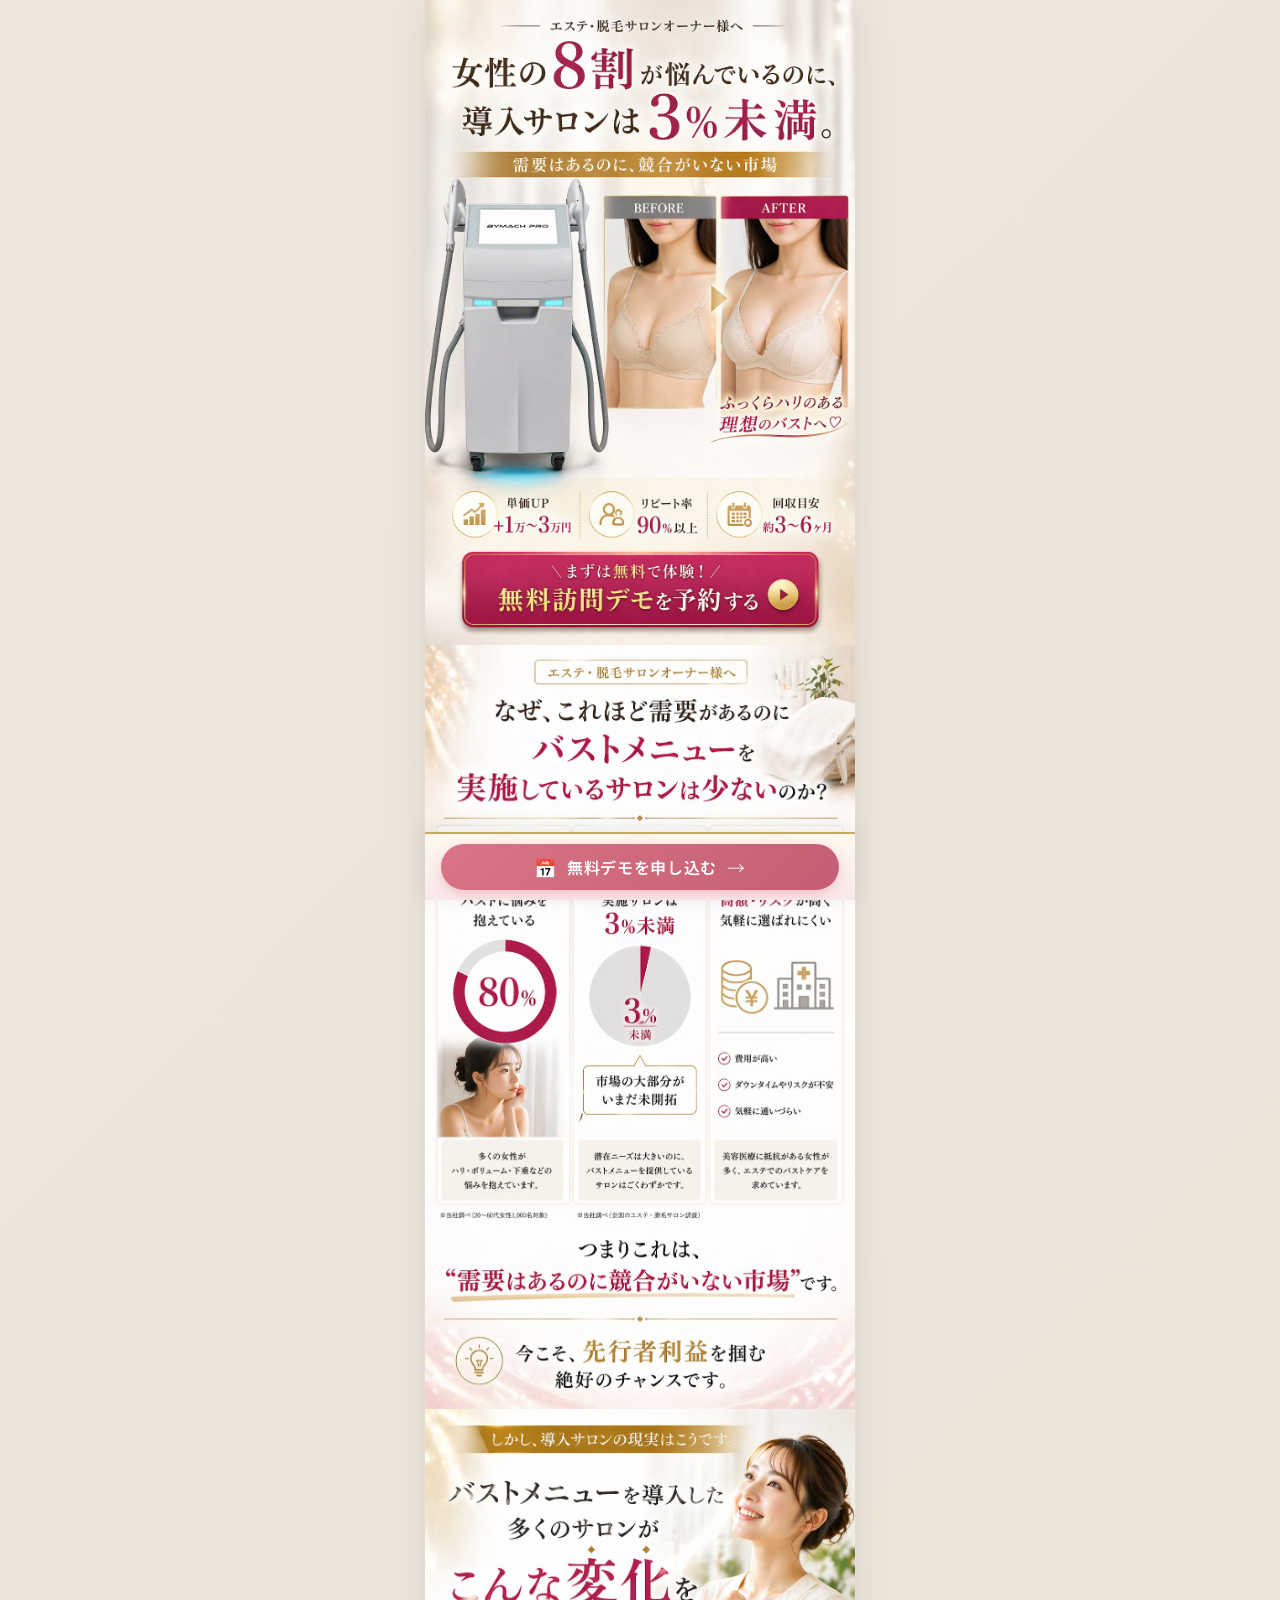
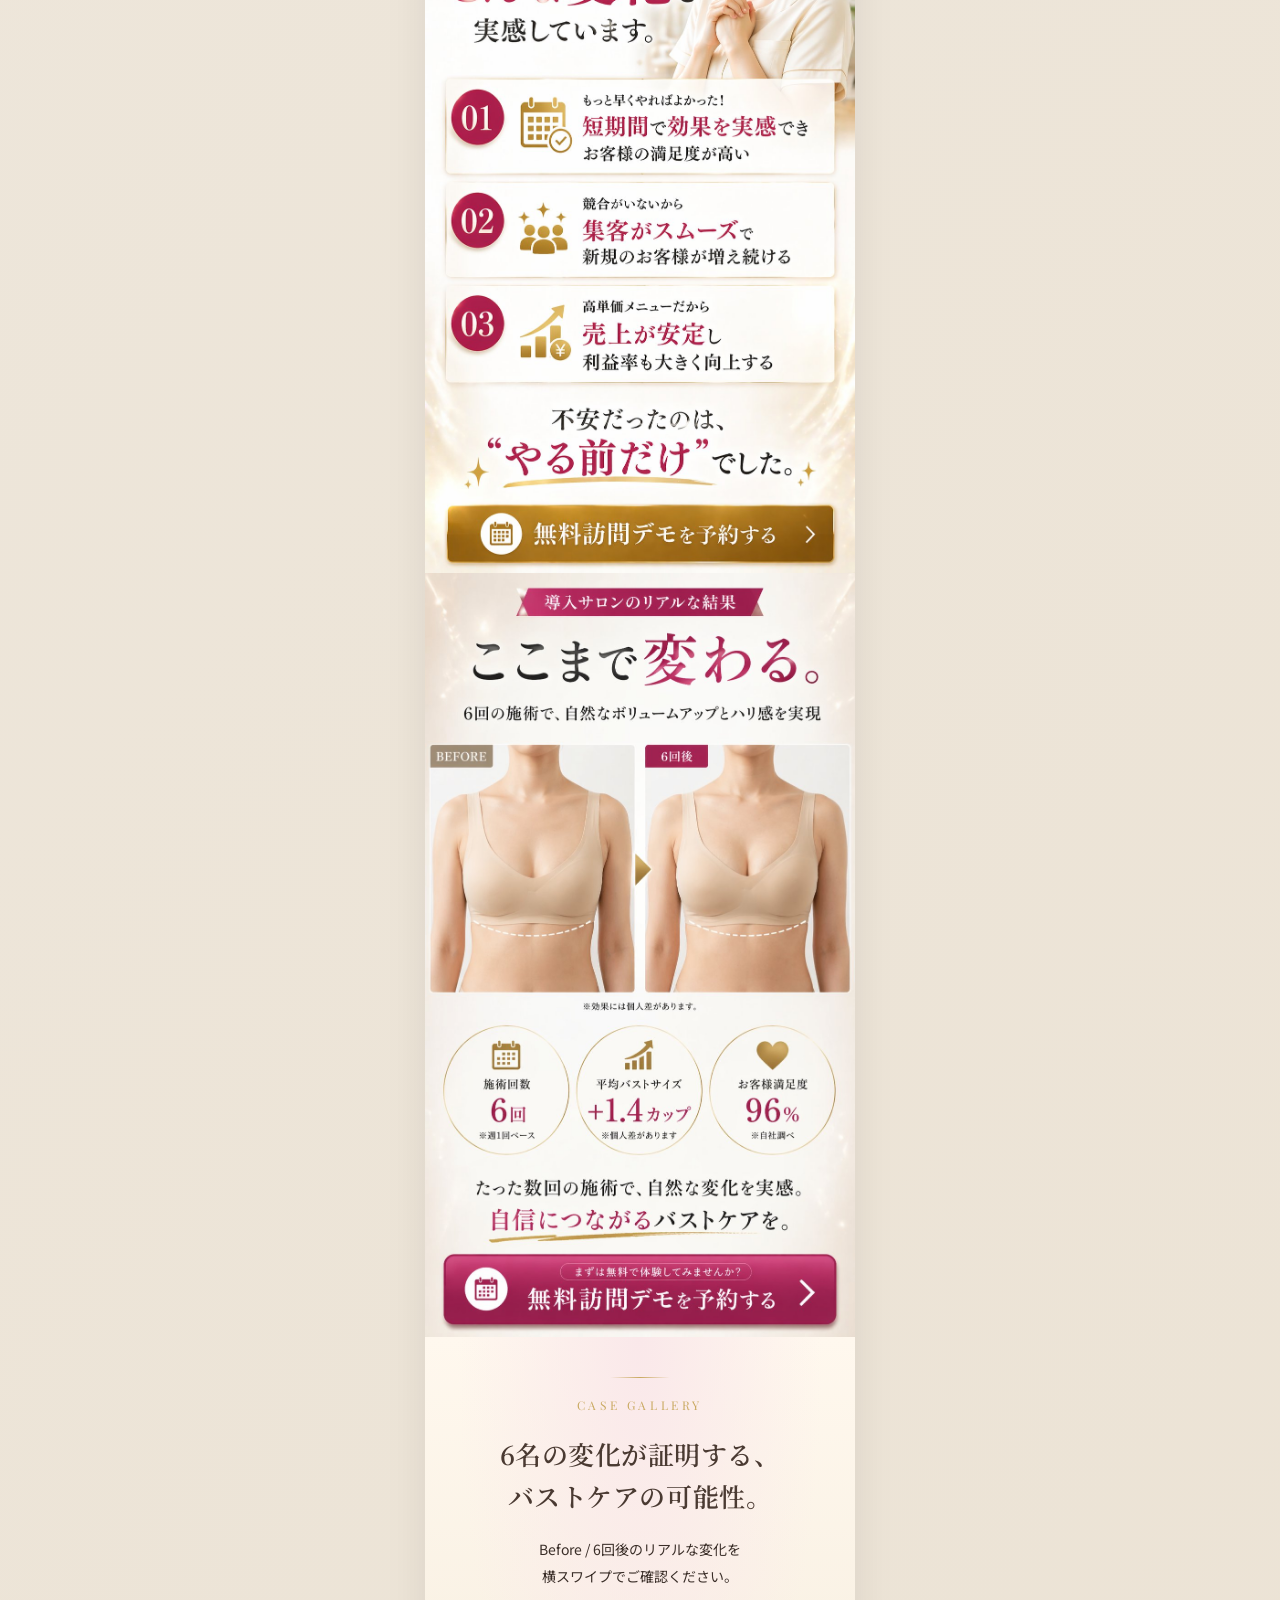
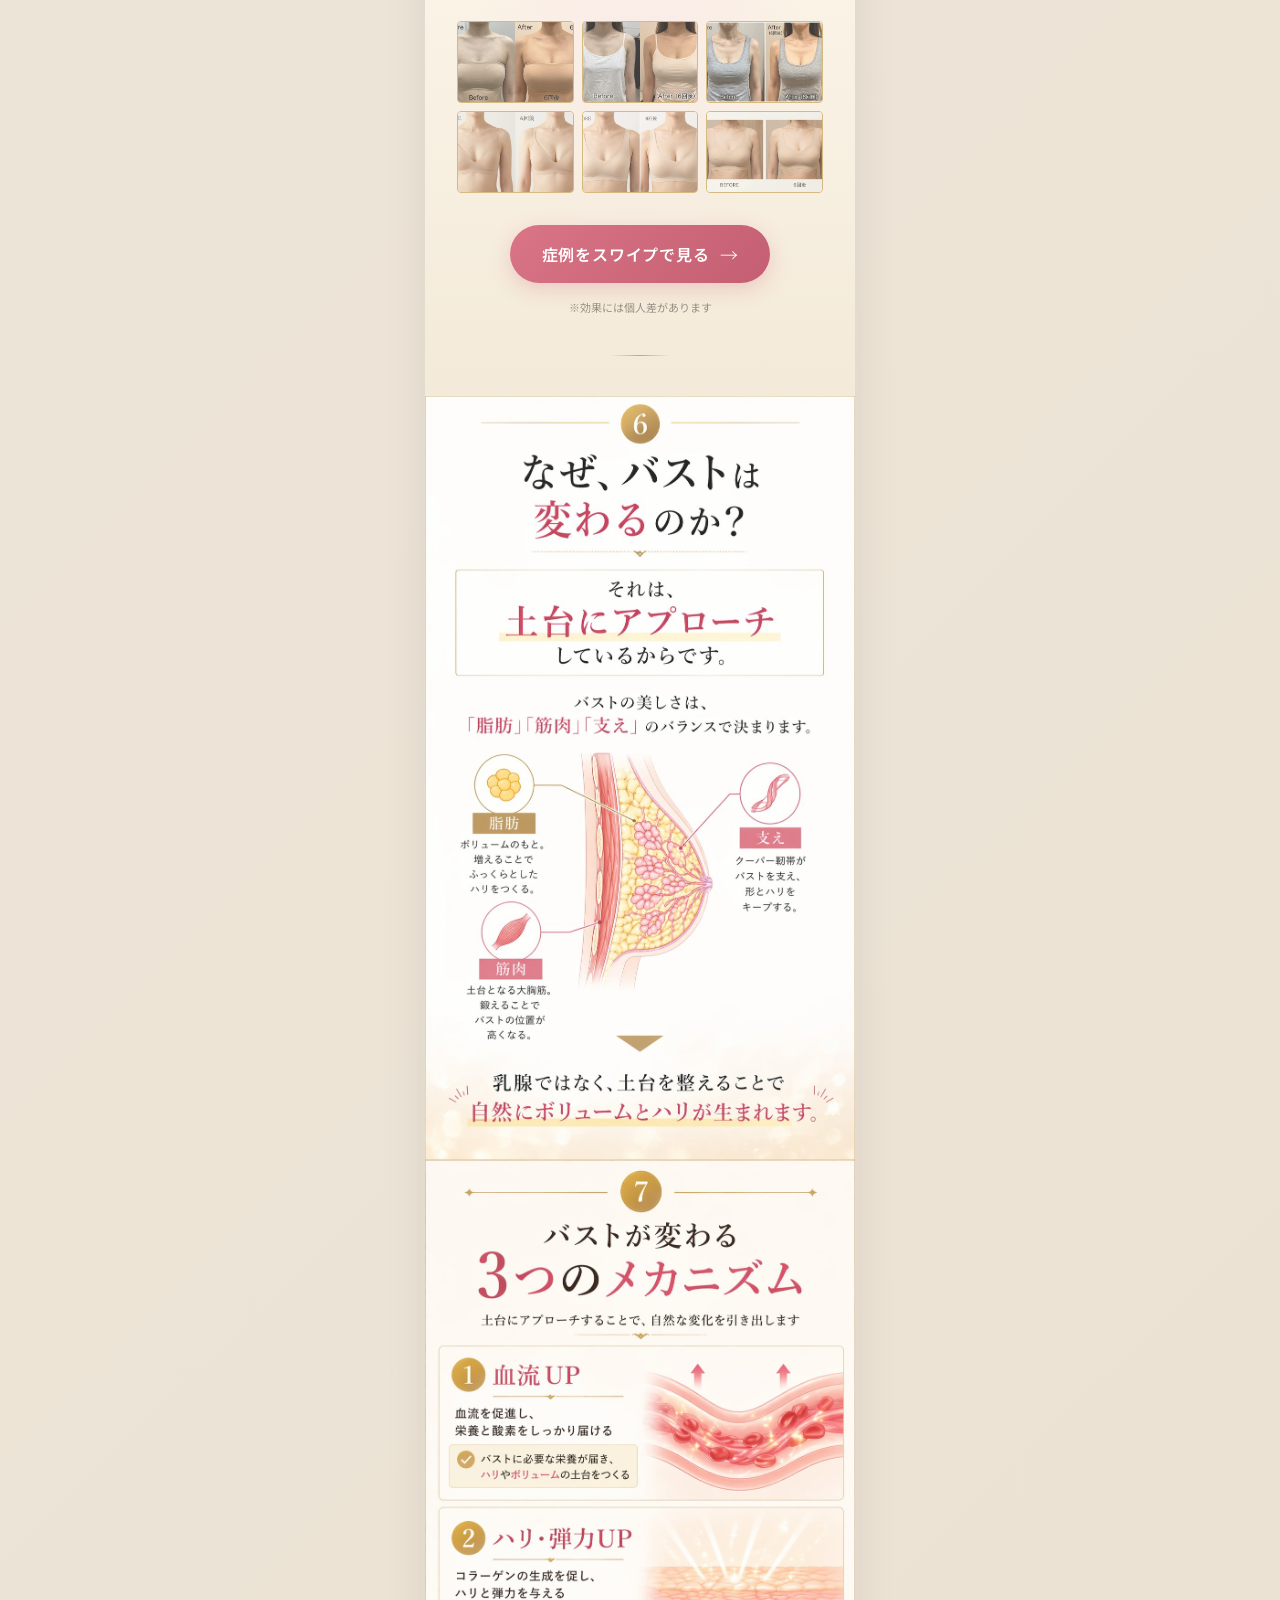
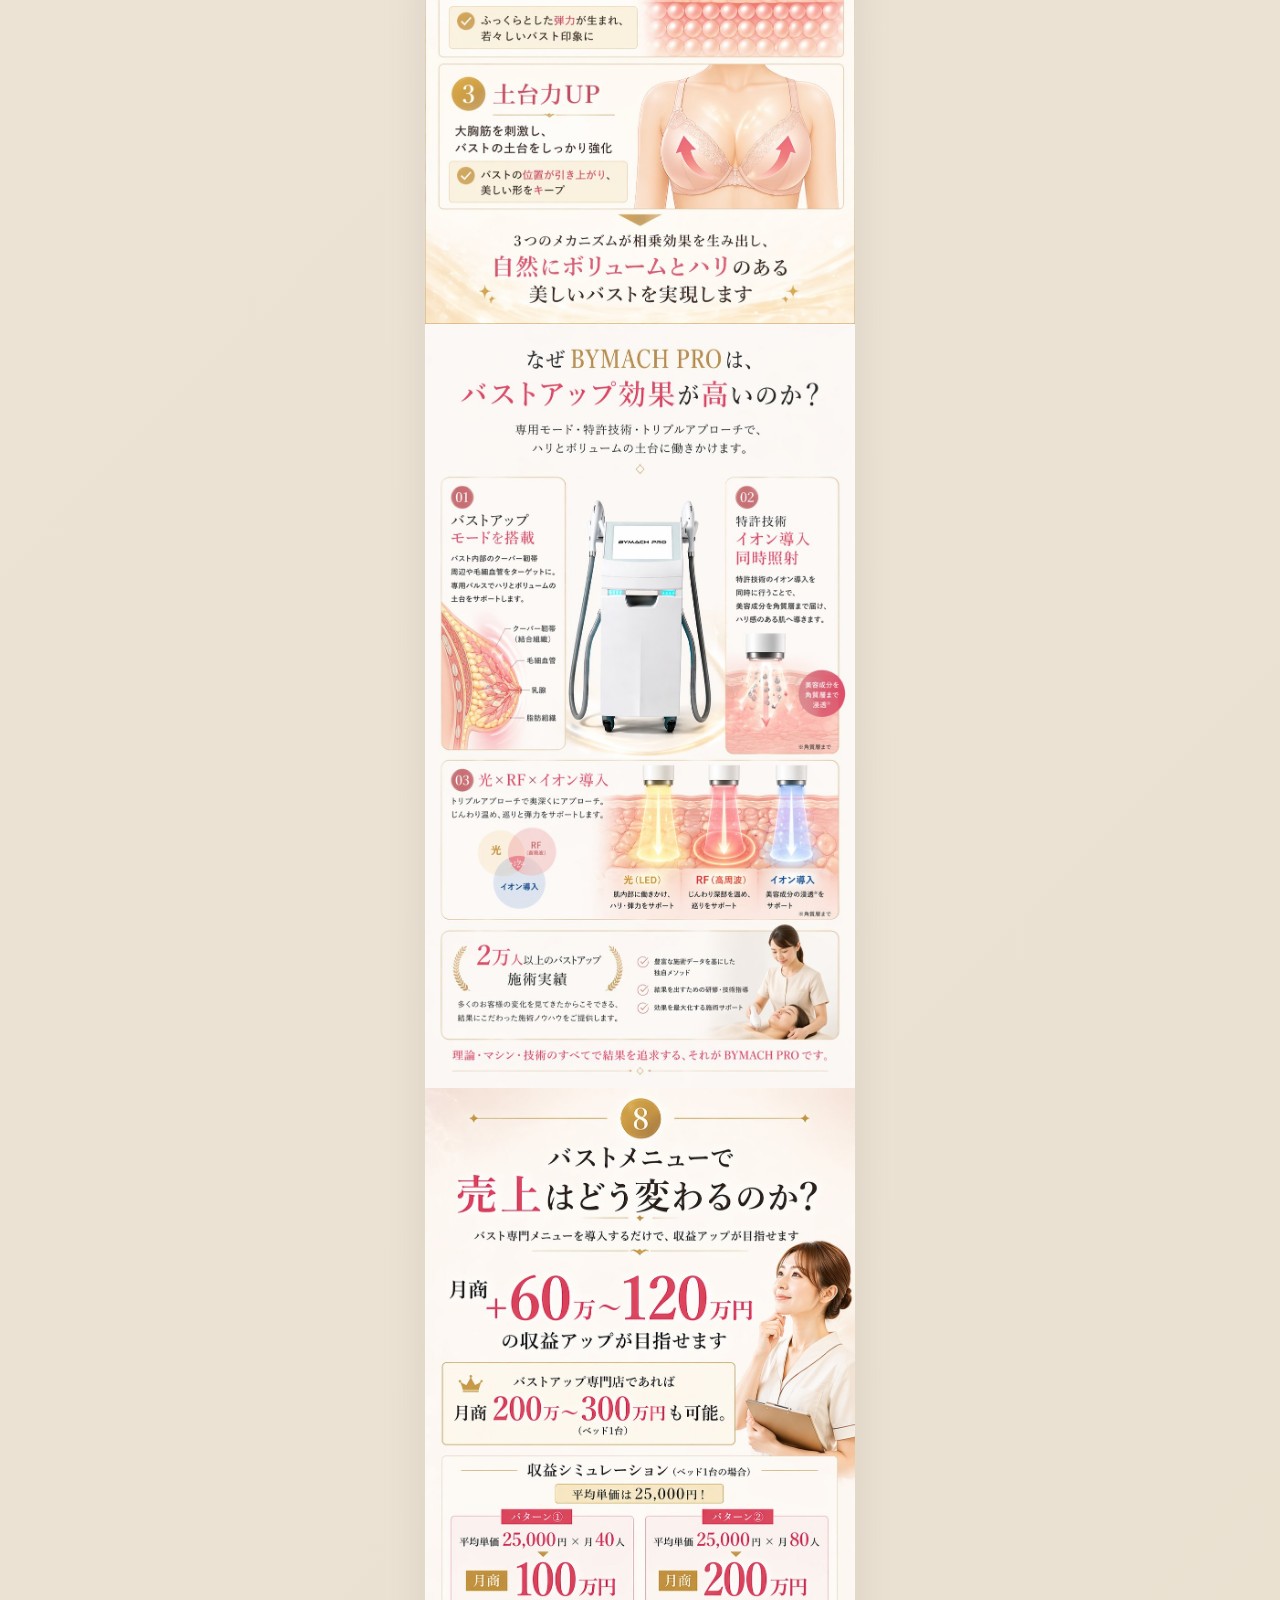
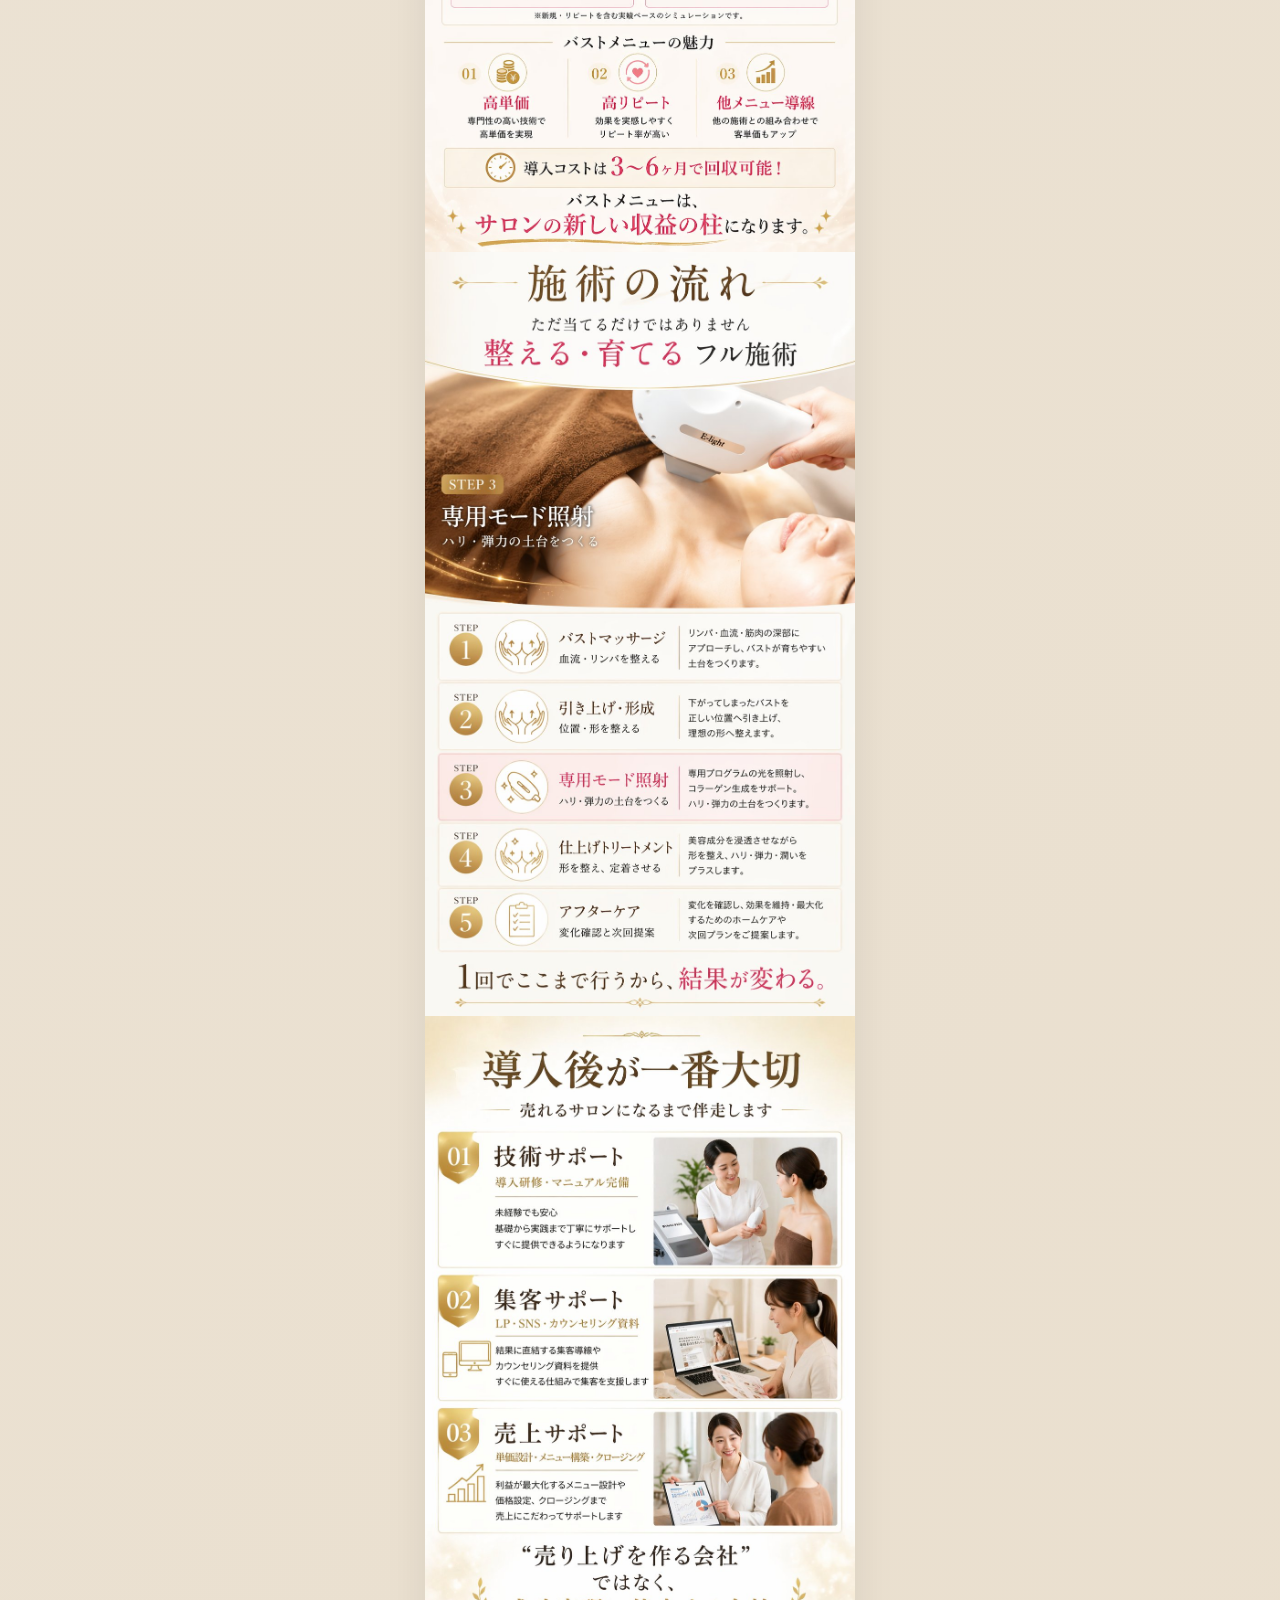
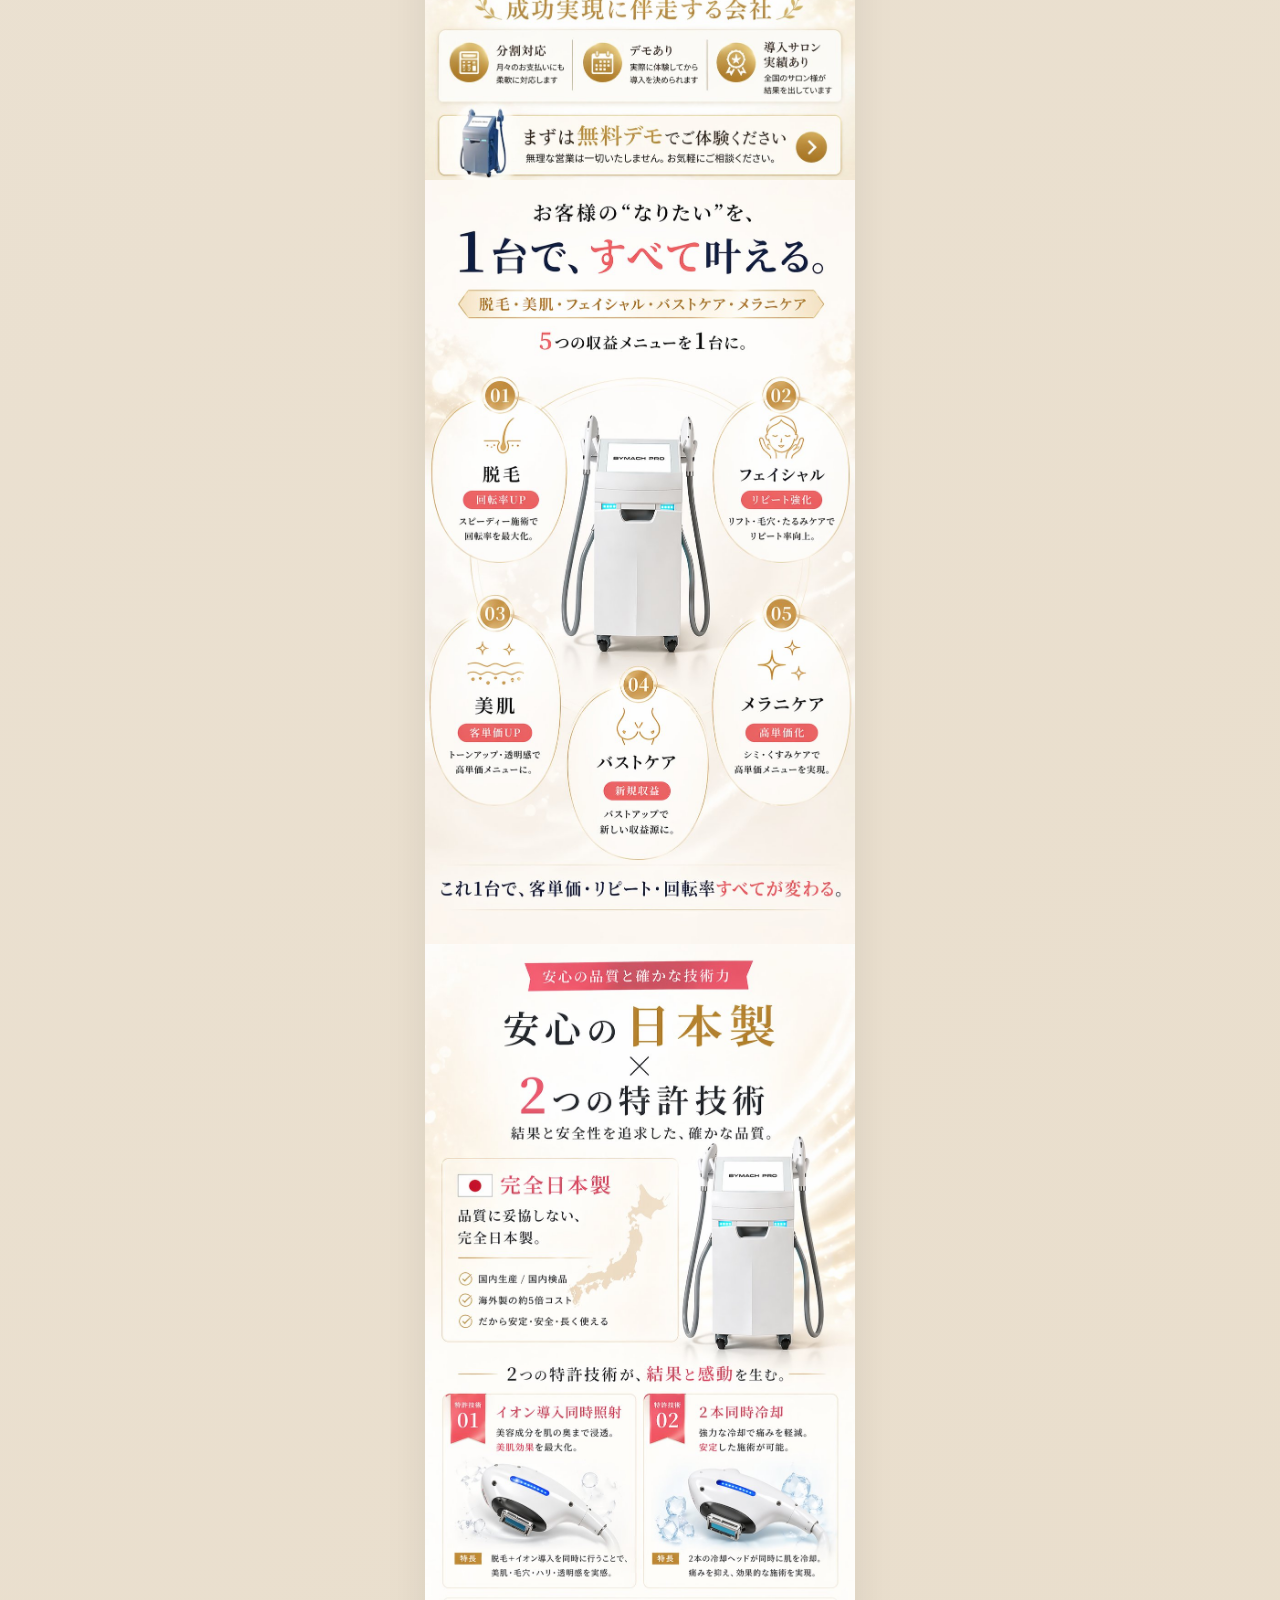
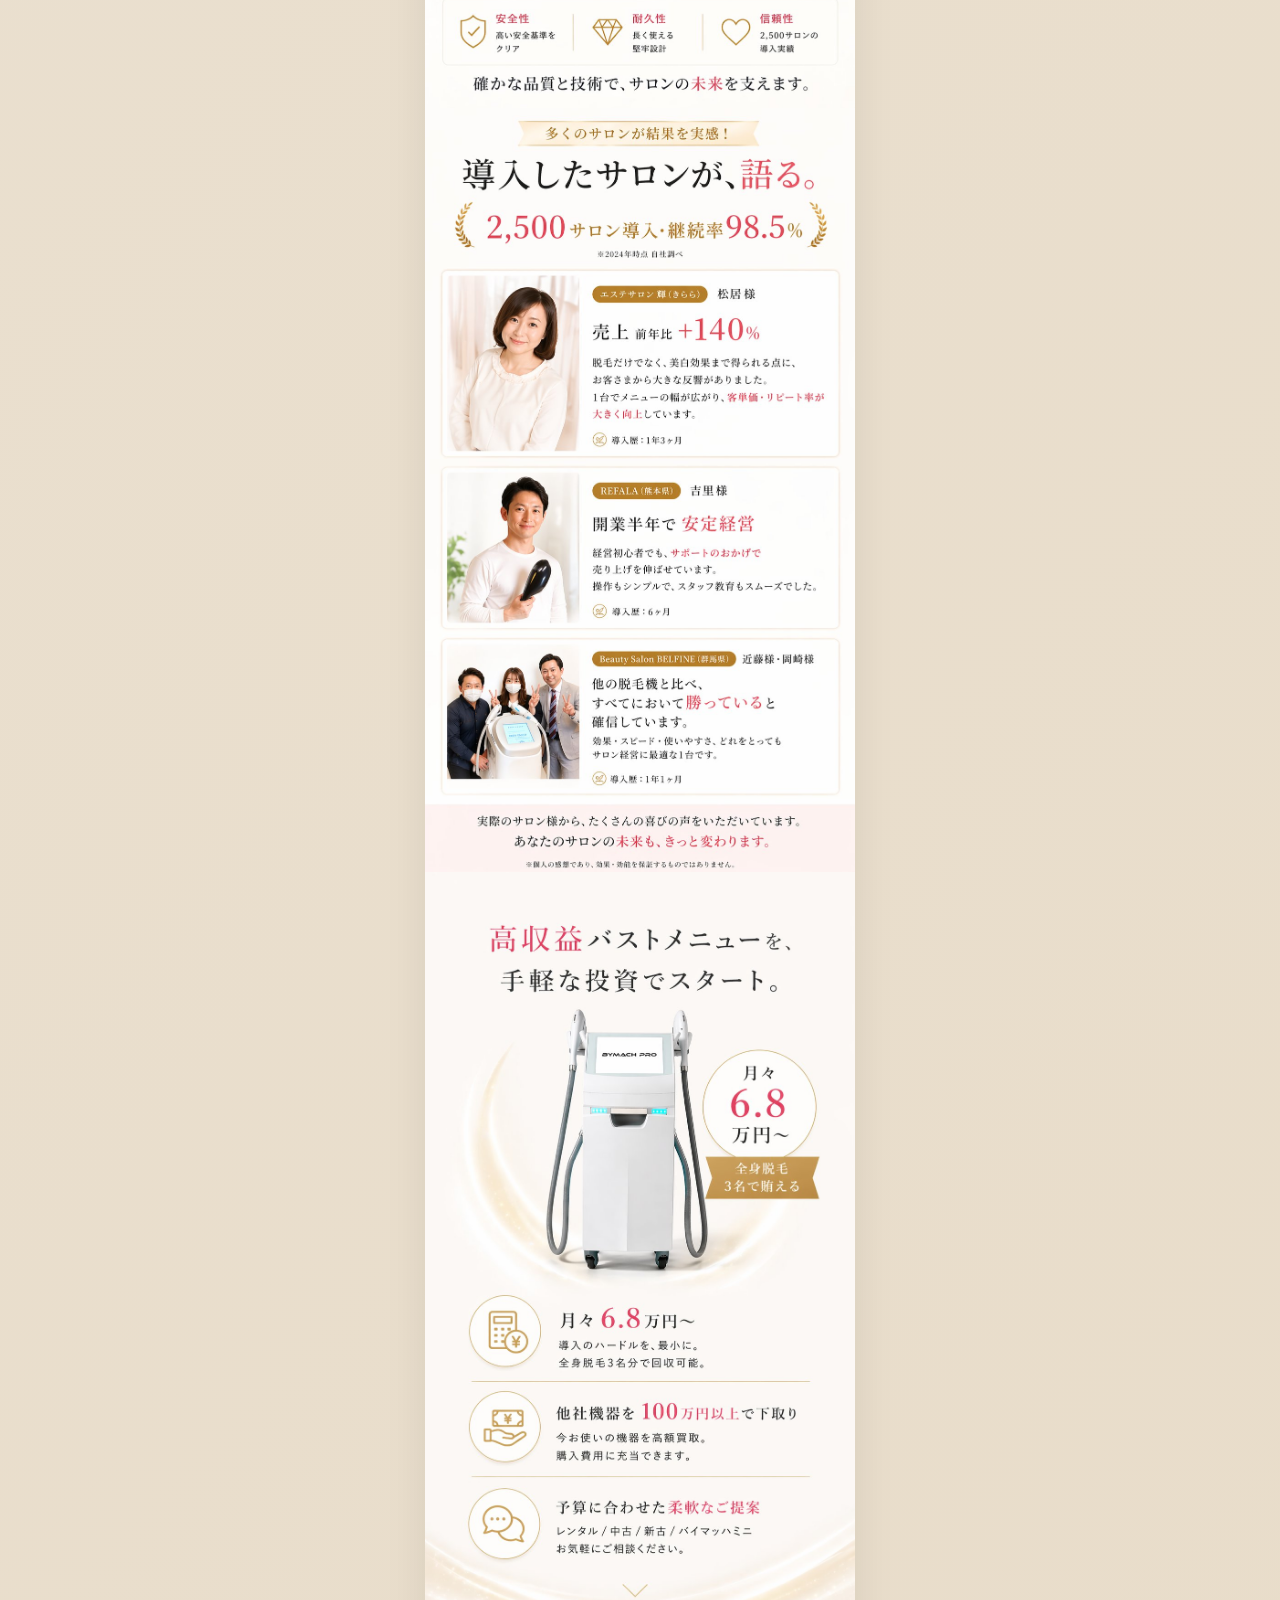
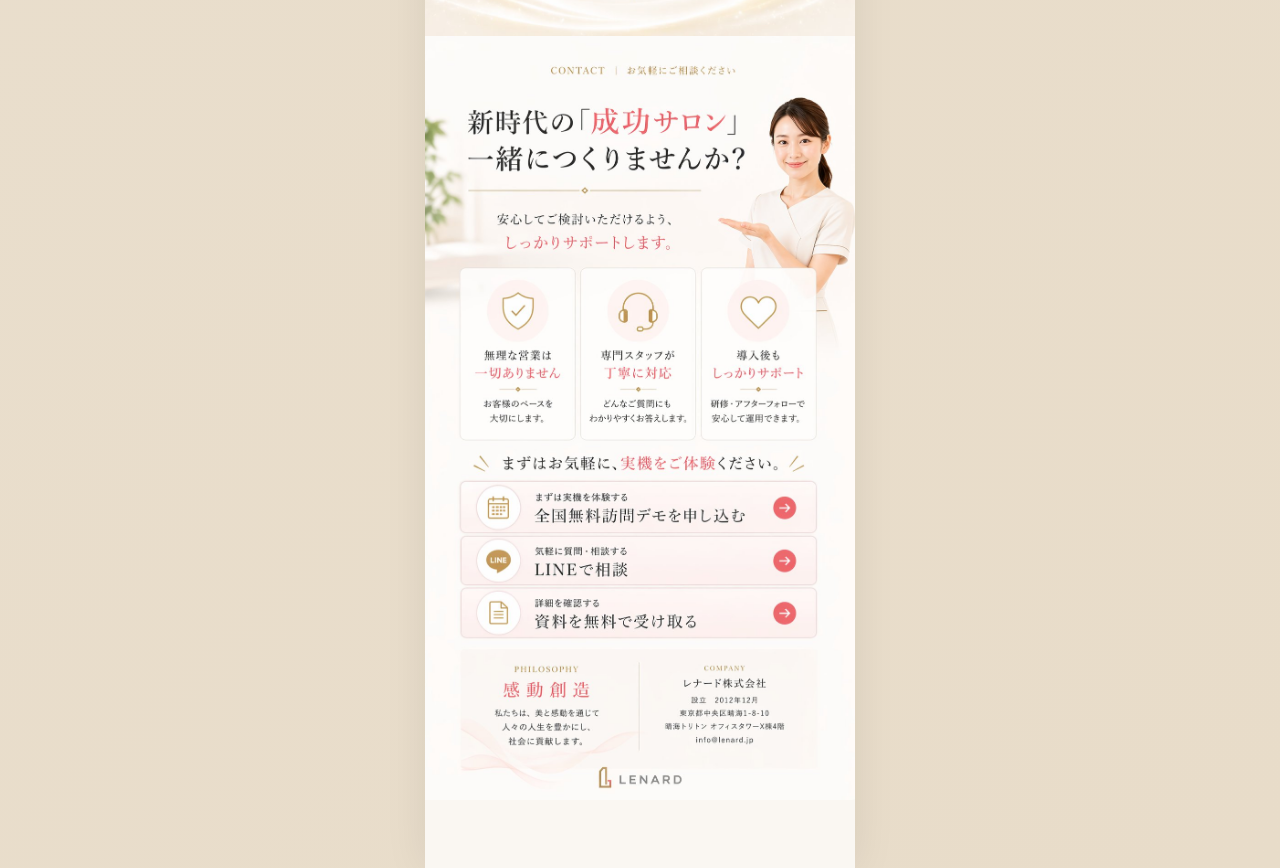
<file: index.html>
<!DOCTYPE html>
<html lang="ja">
<head>
<meta charset="UTF-8">
<meta name="viewport" content="width=device-width, initial-scale=1.0, maximum-scale=1.0, user-scalable=no, viewport-fit=cover">
<meta name="format-detection" content="telephone=no">
<title>BYMACH PRO バストケア導入 | 高収益バストメニューをあなたのサロンに</title>
<meta name="description" content="サロン向けバストケアメニュー導入提案。月商+60〜120万円が目指せる高収益メニュー。月々6.8万円から導入可能。無料訪問デモ受付中。">

<!-- OGP -->
<meta property="og:title" content="BYMACH PRO バストケア導入 | 高収益バストメニューをあなたのサロンに">
<meta property="og:description" content="月商+60〜120万円が目指せる高収益メニュー。月々6.8万円から導入可能。">
<meta property="og:type" content="website">
<meta property="og:image" content="images/01_fv_bustcare_bymachpro.png">

<!-- Preload hero image -->
<link rel="preload" as="image" href="images/01_fv_bustcare_bymachpro.png">

<!-- Google Fonts -->
<link rel="preconnect" href="https://fonts.googleapis.com">
<link rel="preconnect" href="https://fonts.gstatic.com" crossorigin>
<link href="https://fonts.googleapis.com/css2?family=Noto+Sans+JP:wght@400;500;600;700&family=Noto+Serif+JP:wght@400;600;700&family=Playfair+Display:wght@400;600&display=swap" rel="stylesheet">

<link rel="stylesheet" href="style.css">
<!-- Meta Pixel Code -->
<script>
!function(f,b,e,v,n,t,s)
{if(f.fbq)return;n=f.fbq=function(){n.callMethod?
n.callMethod.apply(n,arguments):n.queue.push(arguments)};
if(!f._fbq)f._fbq=n;n.push=n;n.loaded=!0;n.version='2.0';
n.queue=[];t=b.createElement(e);t.async=!0;
t.src=v;s=b.getElementsByTagName(e)[0];
s.parentNode.insertBefore(t,s)}(window, document,'script',
'https://connect.facebook.net/en_US/fbevents.js');
fbq('init', '1334245702099144');
fbq('track', 'PageView');
</script>
<noscript><img height="1" width="1" style="display:none"
src="https://www.facebook.com/tr?id=1334245702099144&ev=PageView&noscript=1"
/></noscript>
<!-- End Meta Pixel Code -->
</head>
<body>

<main class="swipe-lp">

  <!-- 01 FV -->
  <section class="slide">
    <img src="images/01_fv_bustcare_bymachpro.png" alt="高収益バストメニューをサロンに BYMACH PRO" loading="eager">
  </section>

  <!-- 02 市場・需要 -->
  <section class="slide">
    <img src="images/02_market_bustcare_need.png" alt="女性の80%がバストに悩み・実施サロンは3%未満" loading="lazy">
  </section>

  <!-- 03 サロンオーナーの不安 -->
  <section class="slide">
    <img src="images/03_owner_concerns_bustmenu.png" alt="バストメニュー導入への不安" loading="lazy">
  </section>

  <!-- 04 効果実感 -->
  <section class="slide">
    <img src="images/04_result_bust_before_after_main.png" alt="1回で感動、6回で変化を実感 Before/After" loading="lazy">
  </section>

  <!-- 05 症例ギャラリー誘導(HTML) -->
  <section class="slide case-gallery-entry">
    <div class="cge-inner">
      <div class="cge-label">CASE GALLERY</div>
      <h2 class="cge-title">6名の変化が証明する、<br>バストケアの可能性。</h2>
      <p class="cge-sub">Before / 6回後のリアルな変化を<br>横スワイプでご確認ください。</p>

      <div class="cge-thumbs">
        <img src="images/cases/case_01_bust_before_after.png" alt="症例1 サムネイル">
        <img src="images/cases/case_02_bust_before_after.png" alt="症例2 サムネイル">
        <img src="images/cases/case_03_bust_before_after.png" alt="症例3 サムネイル">
        <img src="images/cases/case_04_bust_before_after.png" alt="症例4 サムネイル">
        <img src="images/cases/case_05_bust_before_after.png" alt="症例5 サムネイル">
        <img src="images/cases/case_06_bust_before_after.png" alt="症例6 サムネイル">
      </div>

      <button class="cge-button" id="openCaseModal" aria-label="症例をスワイプで見る">
        症例をスワイプで見る <span class="cge-arrow">→</span>
      </button>

      <p class="cge-note">※効果には個人差があります</p>
    </div>
  </section>

  <!-- 06 バストが変わる理由 -->
  <section class="slide">
    <img src="images/06_mechanism_bust_foundation.png" alt="なぜバストは変わるのか 土台にアプローチ" loading="lazy">
  </section>

  <!-- 07 3つのメカニズム -->
  <section class="slide">
    <img src="images/07_mechanism_3points_blood_firm_support.png" alt="バストが変わる3つのメカニズム" loading="lazy">
  </section>

  <!-- 08 BYMACH PROが効果的な理由 -->
  <section class="slide">
    <img src="images/08_why_bymachpro_bust_effective.png" alt="なぜBYMACH PROはバストアップ効果が高いのか" loading="lazy">
  </section>

  <!-- 09 収益性 -->
  <section class="slide">
    <img src="images/09_revenue_bust_menu_profit.png" alt="月商+60〜120万円の収益アップが目指せる" loading="lazy">
  </section>

  <!-- 10 施術の流れ -->
  <section class="slide">
    <img src="images/10_treatment_flow_bustcare.png" alt="施術の流れ 整える・育てるフル施術" loading="lazy">
  </section>

  <!-- 11 サポート -->
  <section class="slide">
    <img src="images/11_support_after_installation.png" alt="導入後が一番大切 成功実現に伴走する会社" loading="lazy">
  </section>

  <!-- 12 5機能 -->
  <section class="slide">
    <img src="images/12_functions_5menus_bymachpro.png" alt="BYMACH PRO 5つの収益メニュー" loading="lazy">
  </section>

  <!-- 13 日本製・特許 -->
  <section class="slide">
    <img src="images/13_madeinjapan_patent_technology.png" alt="安心の日本製 × 2つの特許技術" loading="lazy">
  </section>

  <!-- 14 お客様の声 -->
  <section class="slide">
    <img src="images/14_voice_salon_testimonials.png" alt="導入したサロンが語る 2,500サロン継続率98.5%" loading="lazy">
  </section>

  <!-- 15 オファー -->
  <section class="slide">
    <img src="images/15_offer_monthly_68000_bustmenu.png" alt="月々6.8万円から導入可能 高収益バストメニュー" loading="lazy">
  </section>

  <!-- 16 Final CTA -->
  <section id="cta" class="slide slide-cta">
    <img src="images/16_contact_cta_free_demo.png" alt="新時代の成功サロンを一緒につくりませんか" loading="lazy">
    <div class="cta-click-overlay">
      <a href="#demo-form" class="cta-area cta-area-demo" aria-label="全国無料訪問デモを申し込む"></a>
      <a href="https://line.me/R/ti/p/@360vmhhz" class="cta-area cta-area-line" target="_blank" rel="noopener" aria-label="LINEで相談"></a>
      <a href="https://bymach-pro.site/reserve/" class="cta-area cta-area-doc" target="_blank" rel="noopener" aria-label="資料を無料で受け取る"></a>
    </div>
  </section>

</main>

<!-- ===== Fixed Bottom CTA ===== -->
<div class="fixed-cta" id="fixedCta">
  <a href="#demo-form" class="fixed-cta-btn">
    <span class="fixed-cta-icon">📅</span>
    <span class="fixed-cta-label">無料デモを申し込む</span>
    <span class="fixed-cta-arrow">→</span>
  </a>
</div>

<!-- ===== Case Gallery Modal ===== -->
<div class="case-modal" id="caseModal">
  <div class="case-modal-inner">
    <button class="case-modal-close" id="closeCaseModal" aria-label="閉じる">×</button>

    <div class="case-modal-header">
      <div class="case-modal-label">CASE GALLERY</div>
      <h3 class="case-modal-title">6名のバストケア症例</h3>
    </div>

    <div class="case-slider" id="caseSlider">
      <div class="case-track" id="caseTrack">
        <div class="case-item">
          <div class="case-item-num">CASE 01</div>
          <img src="images/cases/case_01_bust_before_after.png" alt="症例1 Before / 6回後">
        </div>
        <div class="case-item">
          <div class="case-item-num">CASE 02</div>
          <img src="images/cases/case_02_bust_before_after.png" alt="症例2 Before / 6回後">
        </div>
        <div class="case-item">
          <div class="case-item-num">CASE 03</div>
          <img src="images/cases/case_03_bust_before_after.png" alt="症例3 Before / 6回後">
        </div>
        <div class="case-item">
          <div class="case-item-num">CASE 04</div>
          <img src="images/cases/case_04_bust_before_after.png" alt="症例4 Before / 6回後">
        </div>
        <div class="case-item">
          <div class="case-item-num">CASE 05</div>
          <img src="images/cases/case_05_bust_before_after.png" alt="症例5 Before / 6回後">
        </div>
        <div class="case-item">
          <div class="case-item-num">CASE 06</div>
          <img src="images/cases/case_06_bust_before_after.png" alt="症例6 Before / 6回後">
        </div>
      </div>

      <button class="case-nav case-nav-prev" id="casePrev" aria-label="前の症例">‹</button>
      <button class="case-nav case-nav-next" id="caseNext" aria-label="次の症例">›</button>
    </div>

    <div class="case-dots" id="caseDots">
      <span class="case-dot active" data-index="0"></span>
      <span class="case-dot" data-index="1"></span>
      <span class="case-dot" data-index="2"></span>
      <span class="case-dot" data-index="3"></span>
      <span class="case-dot" data-index="4"></span>
      <span class="case-dot" data-index="5"></span>
    </div>

    <div class="case-modal-cta">
      <a href="#demo-form" class="case-modal-cta-btn" id="caseModalDemo">
        無料デモを申し込む →
      </a>
      <p class="case-modal-note">※効果には個人差があります</p>
    </div>
  </div>
</div>

<!-- ===== Demo Booking Modal ===== -->
<div class="modal-overlay" id="demoModal">
  <div class="modal-content">
    <button class="modal-close" id="modalClose" aria-label="閉じる">×</button>
    <div class="modal-header">
      <div class="modal-label">CONTACT FORM</div>
      <h2 class="modal-title">無料訪問デモ / ご相談フォーム</h2>
      <p class="modal-sub">以下の情報をご入力ください。<br>担当者より2営業日以内にご連絡いたします。</p>
    </div>

    <form class="demo-form" id="demoForm" action="https://formsubmit.co/f0268d7ec43b496bedc93f07f558ac37" method="POST">
      <input type="hidden" name="_subject" value="【BYMACH PRO バストケアLP】お問い合わせ">
      <input type="hidden" name="_captcha" value="false">
      <input type="hidden" name="_template" value="table">
        <input type="hidden" name="_next" value="https://bymach-bust-lp.vercel.app/thanks.html">
      <input type="hidden" name="_honey">

      <div class="form-group">
        <label for="name">お名前 <span class="required">必須</span></label>
        <input type="text" id="name" name="お名前" required autocomplete="name">
      </div>

      <div class="form-group">
        <label for="salon">サロン名 <span class="required">必須</span></label>
        <input type="text" id="salon" name="サロン名" required>
      </div>

      <div class="form-group">
        <label for="tel">電話番号 <span class="required">必須</span></label>
        <input type="tel" id="tel" name="電話番号" required autocomplete="tel">
      </div>

      <div class="form-group">
        <label for="email">メールアドレス <span class="required">必須</span></label>
        <input type="email" id="email" name="メールアドレス" required autocomplete="email">
      </div>

      <div class="form-group">
        <label for="prefecture">都道府県 <span class="required">必須</span></label>
        <select id="prefecture" name="都道府県" required>
          <option value="">選択してください</option>
          <option>北海道</option><option>青森県</option><option>岩手県</option><option>宮城県</option>
          <option>秋田県</option><option>山形県</option><option>福島県</option><option>茨城県</option>
          <option>栃木県</option><option>群馬県</option><option>埼玉県</option><option>千葉県</option>
          <option>東京都</option><option>神奈川県</option><option>新潟県</option><option>富山県</option>
          <option>石川県</option><option>福井県</option><option>山梨県</option><option>長野県</option>
          <option>岐阜県</option><option>静岡県</option><option>愛知県</option><option>三重県</option>
          <option>滋賀県</option><option>京都府</option><option>大阪府</option><option>兵庫県</option>
          <option>奈良県</option><option>和歌山県</option><option>鳥取県</option><option>島根県</option>
          <option>岡山県</option><option>広島県</option><option>山口県</option><option>徳島県</option>
          <option>香川県</option><option>愛媛県</option><option>高知県</option><option>福岡県</option>
          <option>佐賀県</option><option>長崎県</option><option>熊本県</option><option>大分県</option>
          <option>宮崎県</option><option>鹿児島県</option><option>沖縄県</option>
          <option>日本国外</option>
        </select>
      </div>

      <div class="form-group">
        <label for="salon-status">現在サロンを運営していますか? <span class="required">必須</span></label>
        <select id="salon-status" name="サロン運営状況" required>
          <option value="">選択してください</option>
          <option>はい(運営中)</option>
          <option>開業予定</option>
          <option>いいえ</option>
        </select>
      </div>

      <div class="form-group">
        <label for="timing">導入希望時期 <span class="required">必須</span></label>
        <select id="timing" name="導入希望時期" required>
          <option value="">選択してください</option>
          <option>すぐに検討したい</option>
          <option>1〜3ヶ月以内</option>
          <option>半年以内</option>
          <option>情報収集中</option>
        </select>
      </div>

      <div class="form-group">
        <label>興味のある内容(複数選択可)</label>
        <div class="checkbox-group">
          <label class="checkbox-item"><input type="checkbox" name="興味のある内容" value="無料訪問デモ"> 無料訪問デモ</label>
          <label class="checkbox-item"><input type="checkbox" name="興味のある内容" value="LINE相談"> LINE相談</label>
          <label class="checkbox-item"><input type="checkbox" name="興味のある内容" value="資料請求"> 資料請求</label>
          <label class="checkbox-item"><input type="checkbox" name="興味のある内容" value="価格について"> 価格について</label>
          <label class="checkbox-item"><input type="checkbox" name="興味のある内容" value="下取りについて"> 下取りについて</label>
          <label class="checkbox-item"><input type="checkbox" name="興味のある内容" value="バストメニュー導入について"> バストメニュー導入について</label>
        </div>
      </div>

      <div class="form-group">
        <label for="message">お問い合わせ内容(任意)</label>
        <textarea id="message" name="お問い合わせ内容" rows="4" placeholder="ご質問・ご希望日時などございましたらご記入ください"></textarea>
      </div>

      <button type="submit" class="form-submit">送信する</button>

      <p class="form-note">
        送信いただいた情報は、ご連絡・サービス提供の目的以外には使用いたしません。
      </p>
    </form>
  </div>
</div>

<script src="script.js"></script>

</body>
</html>
</file>
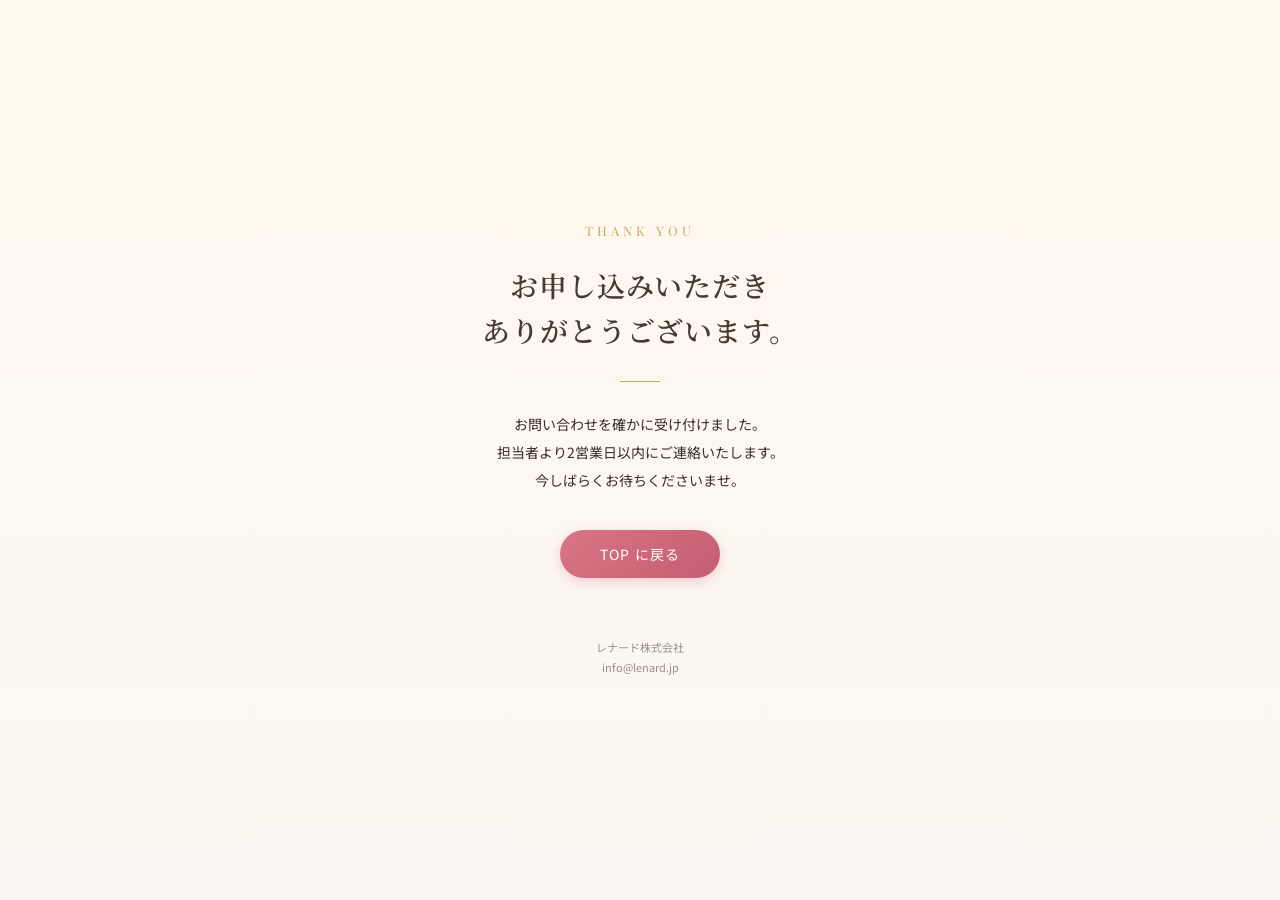
<file: thanks.html>
<!DOCTYPE html>
<html lang="ja">
<head>
<meta charset="UTF-8">
<meta name="viewport" content="width=device-width, initial-scale=1.0">
<title>お申し込みありがとうございます | BYMACH PRO</title>
<link href="https://fonts.googleapis.com/css2?family=Noto+Sans+JP:wght@400;500;600&family=Noto+Serif+JP:wght@400;600&family=Playfair+Display:wght@400;600&display=swap" rel="stylesheet">
<style>
:root {
  --pearl-white: #FAF7F2;
  --cream: #FFF8EE;
  --champagne-gold: #C9A961;
  --dusty-pink: #D97586;
  --charcoal: #3A2E28;
  --dark-brown: #4A3A32;
  --stone-gray: #9A8F84;
}
* { box-sizing: border-box; margin: 0; padding: 0; }
body {
  font-family: 'Noto Sans JP', sans-serif;
  background: linear-gradient(180deg, var(--cream) 0%, var(--pearl-white) 100%);
  color: var(--charcoal);
  min-height: 100vh;
  display: flex;
  align-items: center;
  justify-content: center;
  padding: 40px 24px;
  -webkit-font-smoothing: antialiased;
}
.container {
  max-width: 480px;
  width: 100%;
  text-align: center;
}
.label {
  font-family: 'Playfair Display', serif;
  font-size: 13px;
  letter-spacing: 0.3em;
  color: var(--champagne-gold);
  margin-bottom: 24px;
  text-transform: uppercase;
}
.divider {
  width: 40px;
  height: 1px;
  background: var(--champagne-gold);
  margin: 28px auto;
}
h1 {
  font-family: 'Noto Serif JP', serif;
  font-size: 28px;
  font-weight: 600;
  color: var(--dark-brown);
  line-height: 1.6;
  letter-spacing: 0.03em;
  margin-bottom: 24px;
}
.message {
  font-size: 14px;
  line-height: 2;
  color: var(--charcoal);
  margin-bottom: 36px;
}
.back-link {
  display: inline-block;
  padding: 14px 40px;
  background: linear-gradient(135deg, var(--dusty-pink) 0%, #C45E72 100%);
  color: #fff;
  text-decoration: none;
  font-size: 14px;
  letter-spacing: 0.08em;
  border-radius: 50px;
  box-shadow: 0 4px 12px rgba(217, 117, 134, 0.3);
  transition: transform 0.2s ease;
}
.back-link:hover {
  transform: translateY(-2px);
}
.company {
  margin-top: 60px;
  font-size: 11px;
  color: var(--stone-gray);
  line-height: 1.8;
}
</style>
<!-- Meta Pixel Code -->
<script>
!function(f,b,e,v,n,t,s)
{if(f.fbq)return;n=f.fbq=function(){n.callMethod?
n.callMethod.apply(n,arguments):n.queue.push(arguments)};
if(!f._fbq)f._fbq=n;n.push=n;n.loaded=!0;n.version='2.0';
n.queue=[];t=b.createElement(e);t.async=!0;
t.src=v;s=b.getElementsByTagName(e)[0];
s.parentNode.insertBefore(t,s)}(window, document,'script',
'https://connect.facebook.net/en_US/fbevents.js');
fbq('init', '1334245702099144');
fbq('track', 'PageView');
fbq('track', 'Lead');
</script>
<noscript><img height="1" width="1" style="display:none"
src="https://www.facebook.com/tr?id=1334245702099144&ev=PageView&noscript=1"
/></noscript>
<noscript><img height="1" width="1" style="display:none"
src="https://www.facebook.com/tr?id=1334245702099144&ev=Lead&noscript=1"
/></noscript>
<!-- End Meta Pixel Code -->
</head>
<body>
<div class="container">
  <div class="label">THANK YOU</div>
  <h1>お申し込みいただき<br>ありがとうございます。</h1>
  <div class="divider"></div>
  <p class="message">
    お問い合わせを確かに受け付けました。<br>
    担当者より2営業日以内にご連絡いたします。<br>
    今しばらくお待ちくださいませ。
  </p>
  <a href="/" class="back-link">TOP に戻る</a>
  <div class="company">
    レナード株式会社<br>
    info@lenard.jp
  </div>
</div>
</body>
</html>
</file>
<file: style.css>
/* ============================================
   BYMACH PRO バストケアLP
   カラー: パールホワイト/クリーム/薄ベージュ/ゴールド/くすみピンク
   ============================================ */

:root {
  --pearl-white: #FAF7F2;
  --cream: #FFF8EE;
  --beige: #F3EAD9;
  --champagne-gold: #C9A961;
  --subtle-gold: #D4AF37;
  --dusty-pink: #D97586;
  --soft-pink: #F5D5D8;
  --light-pink: #FAE8EA;
  --charcoal: #3A2E28;
  --dark-brown: #4A3A32;
  --stone-gray: #9A8F84;
  --pure-white: #FFFFFF;

  --font-serif: 'Noto Serif JP', 'Yu Mincho', 'YuMincho', serif;
  --font-sans: 'Noto Sans JP', 'Hiragino Sans', 'Yu Gothic', sans-serif;
  --font-english: 'Playfair Display', serif;

  --cta-bar-height: 68px;
  --max-width: 430px;
}

* {
  box-sizing: border-box;
  -webkit-tap-highlight-color: transparent;
}

html, body {
  margin: 0;
  padding: 0;
  background: var(--pearl-white);
  color: var(--charcoal);
  font-family: var(--font-sans);
  -webkit-font-smoothing: antialiased;
  -moz-osx-font-smoothing: grayscale;
  overflow-x: hidden;
}

/* ============================================
   LP CONTAINER
   ============================================ */

.swipe-lp {
  max-width: var(--max-width);
  margin: 0 auto;
  padding-bottom: var(--cta-bar-height);
  background: var(--pearl-white);
  position: relative;
}

@media (min-width: 431px) {
  .swipe-lp {
    box-shadow: 0 0 40px rgba(0, 0, 0, 0.08);
  }
  body {
    background: linear-gradient(135deg, #EEE7DC 0%, #E8DCC9 100%);
  }
}

.slide {
  width: 100%;
  position: relative;
  /* Fade-in animation */
  opacity: 0;
  transform: translateY(30px);
  transition: opacity 0.9s cubic-bezier(0.22, 1, 0.36, 1),
              transform 0.9s cubic-bezier(0.22, 1, 0.36, 1);
}

.slide.visible {
  opacity: 1;
  transform: translateY(0);
}

.slide img {
  width: 100%;
  height: auto;
  display: block;
}

/* Final CTA slide - relative for overlay */
.slide-cta {
  position: relative;
}

/* ============================================
   CASE GALLERY ENTRY (HTML SECTION)
   ============================================ */

.case-gallery-entry {
  padding: 60px 24px 70px;
  background:
    radial-gradient(ellipse at top, var(--light-pink) 0%, transparent 60%),
    linear-gradient(180deg, var(--cream) 0%, var(--beige) 100%);
  position: relative;
  overflow: hidden;
}

.case-gallery-entry::before,
.case-gallery-entry::after {
  content: '';
  position: absolute;
  width: 60px;
  height: 1px;
  background: linear-gradient(90deg, transparent, var(--champagne-gold), transparent);
}

.case-gallery-entry::before {
  top: 40px;
  left: 50%;
  transform: translateX(-50%);
}

.case-gallery-entry::after {
  bottom: 40px;
  left: 50%;
  transform: translateX(-50%);
}

.cge-inner {
  text-align: center;
  position: relative;
  z-index: 1;
}

.cge-label {
  font-family: var(--font-english);
  font-size: 12px;
  letter-spacing: 0.3em;
  color: var(--champagne-gold);
  margin-bottom: 20px;
  text-transform: uppercase;
}

.cge-title {
  font-family: var(--font-serif);
  font-size: 26px;
  font-weight: 600;
  color: var(--dark-brown);
  line-height: 1.6;
  letter-spacing: 0.02em;
  margin: 0 0 20px;
}

.cge-sub {
  font-family: var(--font-sans);
  font-size: 14px;
  line-height: 1.9;
  color: var(--charcoal);
  margin: 0 0 32px;
}

.cge-thumbs {
  display: grid;
  grid-template-columns: repeat(3, 1fr);
  gap: 8px;
  margin-bottom: 32px;
  padding: 0 8px;
}

.cge-thumbs img {
  width: 100%;
  height: auto;
  aspect-ratio: 2 / 1.4;
  object-fit: cover;
  border-radius: 4px;
  border: 1px solid var(--champagne-gold);
  opacity: 0.75;
  filter: blur(0.3px);
  transition: opacity 0.3s ease, filter 0.3s ease;
}

.cge-thumbs img:hover,
.cge-thumbs img:active {
  opacity: 1;
  filter: blur(0);
}

.cge-button {
  display: inline-flex;
  align-items: center;
  gap: 10px;
  padding: 16px 32px;
  background: linear-gradient(135deg, var(--dusty-pink) 0%, #C45E72 100%);
  color: var(--pure-white);
  font-family: var(--font-sans);
  font-size: 16px;
  font-weight: 600;
  letter-spacing: 0.05em;
  border: none;
  border-radius: 50px;
  cursor: pointer;
  box-shadow: 0 6px 20px rgba(217, 117, 134, 0.3);
  transition: transform 0.3s ease, box-shadow 0.3s ease;
}

.cge-button:hover,
.cge-button:active {
  transform: translateY(-2px);
  box-shadow: 0 8px 24px rgba(217, 117, 134, 0.4);
}

.cge-arrow {
  font-size: 18px;
  font-weight: 300;
}

.cge-note {
  margin-top: 16px;
  font-size: 11px;
  color: var(--stone-gray);
}

/* ============================================
   IMAGE CTA (透明リンク・画像内ボタン部分に重ねる)
   ============================================ */

.slide-with-cta {
  position: relative;
}

.img-cta {
  position: absolute;
  left: 6%;
  width: 88%;
  display: block;
  border-radius: 12px;
  cursor: pointer;
  transition: background 0.2s ease;
}

.img-cta:active {
  background: rgba(217, 117, 134, 0.15);
}

/* 各スライドのCTAボタン位置 (画像内の%で指定) */
.img-cta-sl01 {
  /* SL01: 下部ピンクボタン */
  bottom: 2%;
  height: 7%;
}

.img-cta-sl03 {
  /* SL03: 下部ゴールドボタン */
  bottom: 2%;
  height: 6%;
}

.img-cta-sl04 {
  /* SL04: 下部ピンクボタン */
  bottom: 2%;
  height: 7%;
}

.img-cta-sl11 {
  /* SL11: 下部クリーム色ボタン */
  bottom: 2%;
  height: 7%;
}

/* ============================================
   CTA CLICK OVERLAY (on final slide image)
   ============================================ */

.cta-click-overlay {
  position: absolute;
  top: 0;
  left: 0;
  width: 100%;
  height: 100%;
  pointer-events: none;
}

.cta-area {
  position: absolute;
  left: 6%;
  width: 88%;
  display: block;
  pointer-events: auto;
  cursor: pointer;
  border-radius: 12px;
  transition: background 0.2s ease;
}

.cta-area:active {
  background: rgba(201, 169, 97, 0.15);
}

/* Tuned to image 16_contact_cta_free_demo.png layout */
.cta-area-demo {
  top: 53%;
  height: 8%;
}

.cta-area-line {
  top: 63.5%;
  height: 8%;
}

.cta-area-doc {
  top: 74%;
  height: 8%;
}

/* ============================================
   FIXED BOTTOM CTA
   ============================================ */

.fixed-cta {
  position: fixed;
  bottom: 0;
  left: 0;
  right: 0;
  max-width: var(--max-width);
  margin: 0 auto;
  height: var(--cta-bar-height);
  background: linear-gradient(180deg, rgba(255, 248, 238, 0.98) 0%, rgba(250, 232, 234, 0.98) 100%);
  backdrop-filter: blur(10px);
  -webkit-backdrop-filter: blur(10px);
  border-top: 2px solid var(--champagne-gold);
  box-shadow: 0 -4px 20px rgba(0, 0, 0, 0.08);
  padding: 10px 16px;
  padding-bottom: calc(10px + env(safe-area-inset-bottom));
  z-index: 100;
  transition: transform 0.4s ease, opacity 0.4s ease;
}

.fixed-cta.hidden {
  transform: translateY(100%);
  opacity: 0;
  pointer-events: none;
}

.fixed-cta-btn {
  display: flex;
  align-items: center;
  justify-content: center;
  gap: 10px;
  width: 100%;
  height: 100%;
  background: linear-gradient(135deg, var(--dusty-pink) 0%, #C45E72 100%);
  color: var(--pure-white);
  text-decoration: none;
  font-family: var(--font-sans);
  font-size: 16px;
  font-weight: 600;
  letter-spacing: 0.04em;
  border-radius: 50px;
  box-shadow: 0 4px 12px rgba(217, 117, 134, 0.35);
  transition: transform 0.2s ease;
}

.fixed-cta-btn:active {
  transform: scale(0.98);
}

.fixed-cta-icon {
  font-size: 18px;
}

.fixed-cta-arrow {
  font-size: 18px;
  font-weight: 300;
}

/* ============================================
   CASE MODAL
   ============================================ */

.case-modal {
  position: fixed;
  inset: 0;
  background: rgba(58, 46, 40, 0.85);
  backdrop-filter: blur(8px);
  -webkit-backdrop-filter: blur(8px);
  z-index: 1000;
  display: none;
  align-items: center;
  justify-content: center;
  padding: 0;
  opacity: 0;
  transition: opacity 0.3s ease;
}

.case-modal.active {
  display: flex;
  opacity: 1;
}

.case-modal-inner {
  background: var(--pearl-white);
  width: 100%;
  height: 100%;
  max-width: var(--max-width);
  max-height: 100vh;
  position: relative;
  display: flex;
  flex-direction: column;
  padding: 24px 16px 16px;
  overflow: hidden;
}

.case-modal-close {
  position: absolute;
  top: 8px;
  right: 8px;
  width: 44px;
  height: 44px;
  background: rgba(255, 255, 255, 0.9);
  border: 1px solid var(--champagne-gold);
  border-radius: 50%;
  font-size: 24px;
  color: var(--dark-brown);
  cursor: pointer;
  line-height: 1;
  padding: 0;
  z-index: 10;
  transition: background 0.2s ease;
}

.case-modal-close:hover,
.case-modal-close:active {
  background: var(--light-pink);
}

.case-modal-header {
  text-align: center;
  padding: 12px 0 20px;
  border-bottom: 1px solid rgba(201, 169, 97, 0.25);
  margin-bottom: 20px;
}

.case-modal-label {
  font-family: var(--font-english);
  font-size: 11px;
  letter-spacing: 0.3em;
  color: var(--champagne-gold);
  margin-bottom: 6px;
  text-transform: uppercase;
}

.case-modal-title {
  font-family: var(--font-serif);
  font-size: 20px;
  font-weight: 600;
  color: var(--dark-brown);
  margin: 0;
  letter-spacing: 0.02em;
}

.case-slider {
  flex: 1;
  position: relative;
  overflow: hidden;
  min-height: 0;
}

.case-track {
  display: flex;
  height: 100%;
  transition: transform 0.4s cubic-bezier(0.22, 1, 0.36, 1);
  will-change: transform;
}

.case-item {
  flex: 0 0 100%;
  width: 100%;
  padding: 0 8px;
  display: flex;
  flex-direction: column;
  justify-content: center;
}

.case-item-num {
  font-family: var(--font-english);
  font-size: 14px;
  letter-spacing: 0.2em;
  color: var(--dusty-pink);
  text-align: center;
  margin-bottom: 16px;
  font-weight: 600;
}

.case-item img {
  width: 100%;
  height: auto;
  display: block;
  border-radius: 6px;
  box-shadow: 0 4px 16px rgba(0, 0, 0, 0.1);
}

.case-nav {
  position: absolute;
  top: 50%;
  transform: translateY(-50%);
  width: 44px;
  height: 44px;
  background: rgba(255, 255, 255, 0.9);
  border: 1px solid var(--champagne-gold);
  color: var(--dark-brown);
  border-radius: 50%;
  font-size: 24px;
  font-weight: 300;
  cursor: pointer;
  line-height: 1;
  padding: 0;
  z-index: 5;
  display: flex;
  align-items: center;
  justify-content: center;
  transition: background 0.2s ease;
}

.case-nav:hover,
.case-nav:active {
  background: var(--light-pink);
}

.case-nav-prev {
  left: 4px;
}

.case-nav-next {
  right: 4px;
}

.case-nav[disabled] {
  opacity: 0.3;
  cursor: not-allowed;
}

.case-dots {
  display: flex;
  justify-content: center;
  gap: 8px;
  padding: 16px 0;
}

.case-dot {
  width: 8px;
  height: 8px;
  border-radius: 50%;
  background: var(--beige);
  border: 1px solid var(--champagne-gold);
  cursor: pointer;
  transition: all 0.3s ease;
}

.case-dot.active {
  background: var(--dusty-pink);
  border-color: var(--dusty-pink);
  width: 24px;
  border-radius: 4px;
}

.case-modal-cta {
  padding-top: 12px;
  border-top: 1px solid rgba(201, 169, 97, 0.25);
  text-align: center;
}

.case-modal-cta-btn {
  display: inline-block;
  padding: 14px 32px;
  background: linear-gradient(135deg, var(--dusty-pink) 0%, #C45E72 100%);
  color: var(--pure-white);
  text-decoration: none;
  font-family: var(--font-sans);
  font-size: 15px;
  font-weight: 600;
  letter-spacing: 0.04em;
  border-radius: 50px;
  box-shadow: 0 4px 12px rgba(217, 117, 134, 0.3);
  transition: transform 0.2s ease;
}

.case-modal-cta-btn:active {
  transform: scale(0.98);
}

.case-modal-note {
  margin: 10px 0 0;
  font-size: 10px;
  color: var(--stone-gray);
}

/* ============================================
   DEMO FORM MODAL
   ============================================ */

.modal-overlay {
  position: fixed;
  inset: 0;
  background: rgba(58, 46, 40, 0.75);
  backdrop-filter: blur(6px);
  -webkit-backdrop-filter: blur(6px);
  z-index: 1000;
  display: none;
  align-items: flex-start;
  justify-content: center;
  padding: 20px;
  overflow-y: auto;
  opacity: 0;
  transition: opacity 0.3s ease;
}

.modal-overlay.active {
  display: flex;
  opacity: 1;
}

.modal-content {
  background: var(--pearl-white);
  border-radius: 8px;
  max-width: 500px;
  width: 100%;
  padding: 36px 24px 28px;
  margin: 20px 0;
  position: relative;
  box-shadow: 0 20px 60px rgba(0, 0, 0, 0.3);
  transform: translateY(20px);
  transition: transform 0.4s cubic-bezier(0.22, 1, 0.36, 1);
}

.modal-overlay.active .modal-content {
  transform: translateY(0);
}

.modal-close {
  position: absolute;
  top: 12px;
  right: 12px;
  width: 40px;
  height: 40px;
  background: transparent;
  border: none;
  font-size: 28px;
  color: var(--stone-gray);
  cursor: pointer;
  line-height: 1;
  padding: 0;
  transition: color 0.2s ease;
}

.modal-close:hover {
  color: var(--dark-brown);
}

.modal-header {
  text-align: center;
  margin-bottom: 28px;
  padding-bottom: 20px;
  border-bottom: 1px solid rgba(201, 169, 97, 0.3);
}

.modal-label {
  font-family: var(--font-english);
  font-size: 12px;
  letter-spacing: 0.2em;
  color: var(--champagne-gold);
  margin-bottom: 10px;
  text-transform: uppercase;
}

.modal-title {
  font-family: var(--font-serif);
  font-size: 22px;
  font-weight: 600;
  color: var(--dark-brown);
  margin: 0 0 10px;
  letter-spacing: 0.02em;
  line-height: 1.5;
}

.modal-sub {
  font-size: 13px;
  color: var(--charcoal);
  line-height: 1.8;
  margin: 0;
}

/* Form */
.form-group {
  margin-bottom: 18px;
}

.form-group label {
  display: block;
  font-size: 13px;
  font-weight: 500;
  color: var(--dark-brown);
  margin-bottom: 6px;
  letter-spacing: 0.02em;
}

.required {
  display: inline-block;
  font-size: 10px;
  color: var(--pure-white);
  background: var(--dusty-pink);
  padding: 2px 6px;
  border-radius: 2px;
  margin-left: 6px;
  letter-spacing: 0.05em;
  font-weight: 500;
}

.form-group input,
.form-group select,
.form-group textarea {
  width: 100%;
  padding: 12px 14px;
  border: 1px solid #E0D5C6;
  background: var(--pure-white);
  border-radius: 4px;
  font-family: var(--font-sans);
  font-size: 15px;
  color: var(--charcoal);
  transition: border-color 0.2s ease;
  -webkit-appearance: none;
  appearance: none;
}

.form-group select {
  background-image: url("data:image/svg+xml;utf8,<svg xmlns='http://www.w3.org/2000/svg' width='12' height='8' viewBox='0 0 12 8'><path fill='%23C9A961' d='M6 8L0 0h12z'/></svg>");
  background-repeat: no-repeat;
  background-position: right 14px center;
  padding-right: 40px;
}

.form-group input:focus,
.form-group select:focus,
.form-group textarea:focus {
  outline: none;
  border-color: var(--champagne-gold);
}

.form-group textarea {
  resize: vertical;
  min-height: 80px;
  font-family: var(--font-sans);
}

.checkbox-group {
  display: flex;
  flex-direction: column;
  gap: 8px;
  padding: 12px 14px;
  background: var(--cream);
  border: 1px solid #E0D5C6;
  border-radius: 4px;
}

.checkbox-item {
  display: flex;
  align-items: center;
  gap: 8px;
  font-size: 14px;
  color: var(--charcoal);
  cursor: pointer;
  font-weight: 400 !important;
  margin: 0;
}

.checkbox-item input {
  width: auto !important;
  margin: 0;
  accent-color: var(--dusty-pink);
}

.form-submit {
  width: 100%;
  padding: 16px;
  background: linear-gradient(135deg, var(--dusty-pink) 0%, #C45E72 100%);
  color: var(--pure-white);
  border: none;
  border-radius: 4px;
  font-family: var(--font-sans);
  font-size: 16px;
  font-weight: 600;
  letter-spacing: 0.05em;
  cursor: pointer;
  transition: transform 0.3s ease, box-shadow 0.3s ease;
  margin-top: 8px;
  box-shadow: 0 4px 12px rgba(217, 117, 134, 0.3);
}

.form-submit:hover {
  transform: translateY(-1px);
  box-shadow: 0 6px 16px rgba(217, 117, 134, 0.4);
}

.form-submit:active {
  transform: translateY(0);
}

.form-note {
  font-size: 11px;
  color: var(--stone-gray);
  text-align: center;
  margin: 14px 0 0;
  line-height: 1.7;
}

/* Honeypot (spam prevention) */
input[name="_honey"] {
  display: none !important;
}

/* ============================================
   ACCESSIBILITY
   ============================================ */

@media (prefers-reduced-motion: reduce) {
  .slide,
  .case-track,
  .fixed-cta,
  .modal-content,
  .modal-overlay,
  .case-modal {
    transition: none;
  }
  .slide {
    opacity: 1;
    transform: none;
  }
}
</file>
